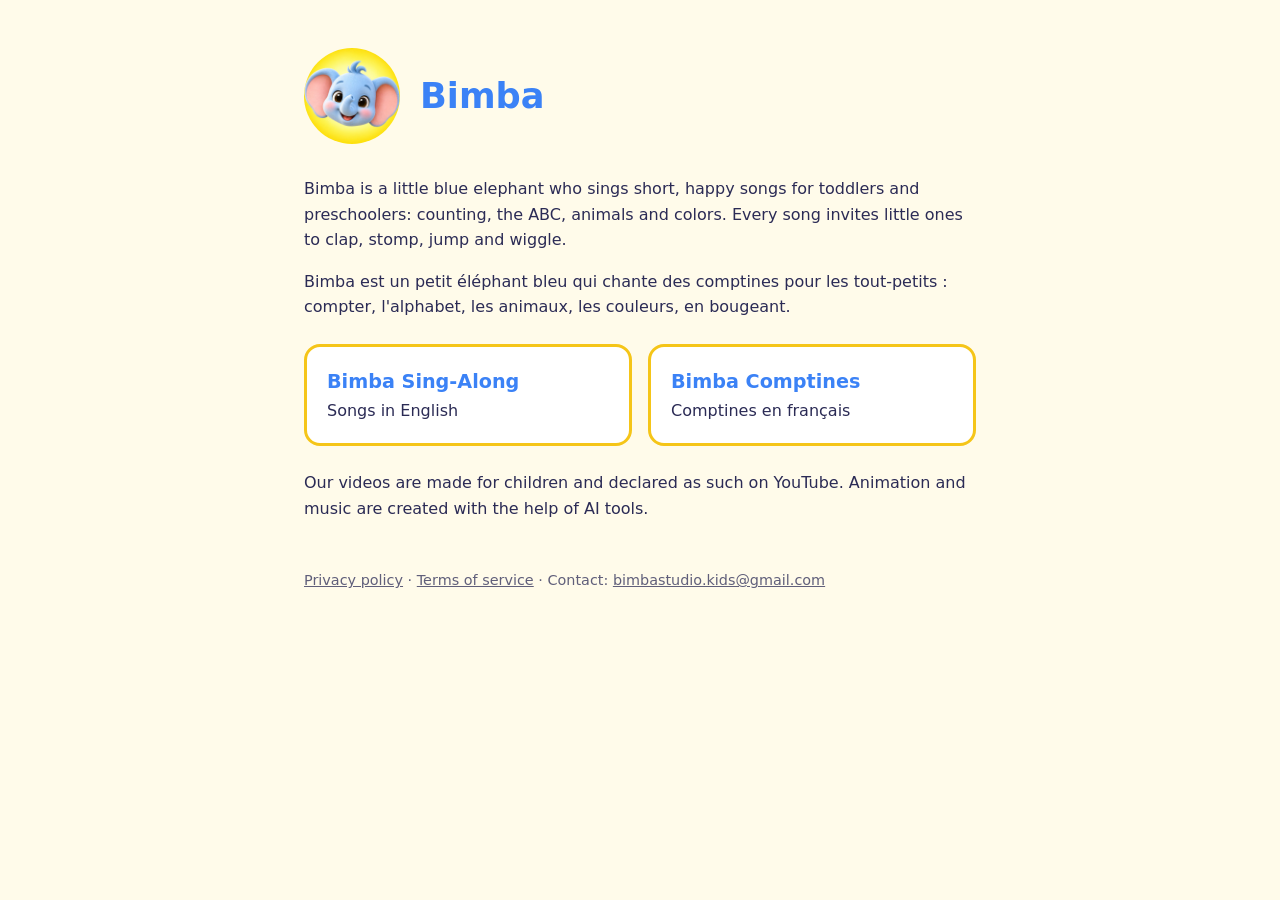
<file: index.html>
<!doctype html>
<html lang="en"><head><meta charset="utf-8"><meta name="viewport" content="width=device-width,initial-scale=1">
<title>Bimba — songs for toddlers</title><meta name="description" content="Bimba the little blue elephant sings counting songs, the ABC and animal songs for toddlers.">
<link rel="stylesheet" href="style.css"></head>
<body><main>
<header><img src="img/bimba.jpg" alt="Bimba the little blue elephant"><h1>Bimba</h1></header>
<p>Bimba is a little blue elephant who sings short, happy songs for toddlers and preschoolers: counting, the ABC, animals and colors. Every song invites little ones to clap, stomp, jump and wiggle.</p>
<p>Bimba est un petit éléphant bleu qui chante des comptines pour les tout-petits : compter, l'alphabet, les animaux, les couleurs, en bougeant.</p>
<div class="chaines">
<a href="https://www.youtube.com/@bimbasingalong"><strong>Bimba Sing-Along</strong>Songs in English</a>
<a href="https://www.youtube.com/@bimbacomptines"><strong>Bimba Comptines</strong>Comptines en français</a>
</div>
<p>Our videos are made for children and declared as such on YouTube. Animation and music are created with the help of AI tools.</p>
<footer><a href="privacy.html">Privacy policy</a> · <a href="terms.html">Terms of service</a> · Contact: <a href="mailto:bimbastudio.kids@gmail.com">bimbastudio.kids@gmail.com</a></footer>
</main></body></html>
</file>
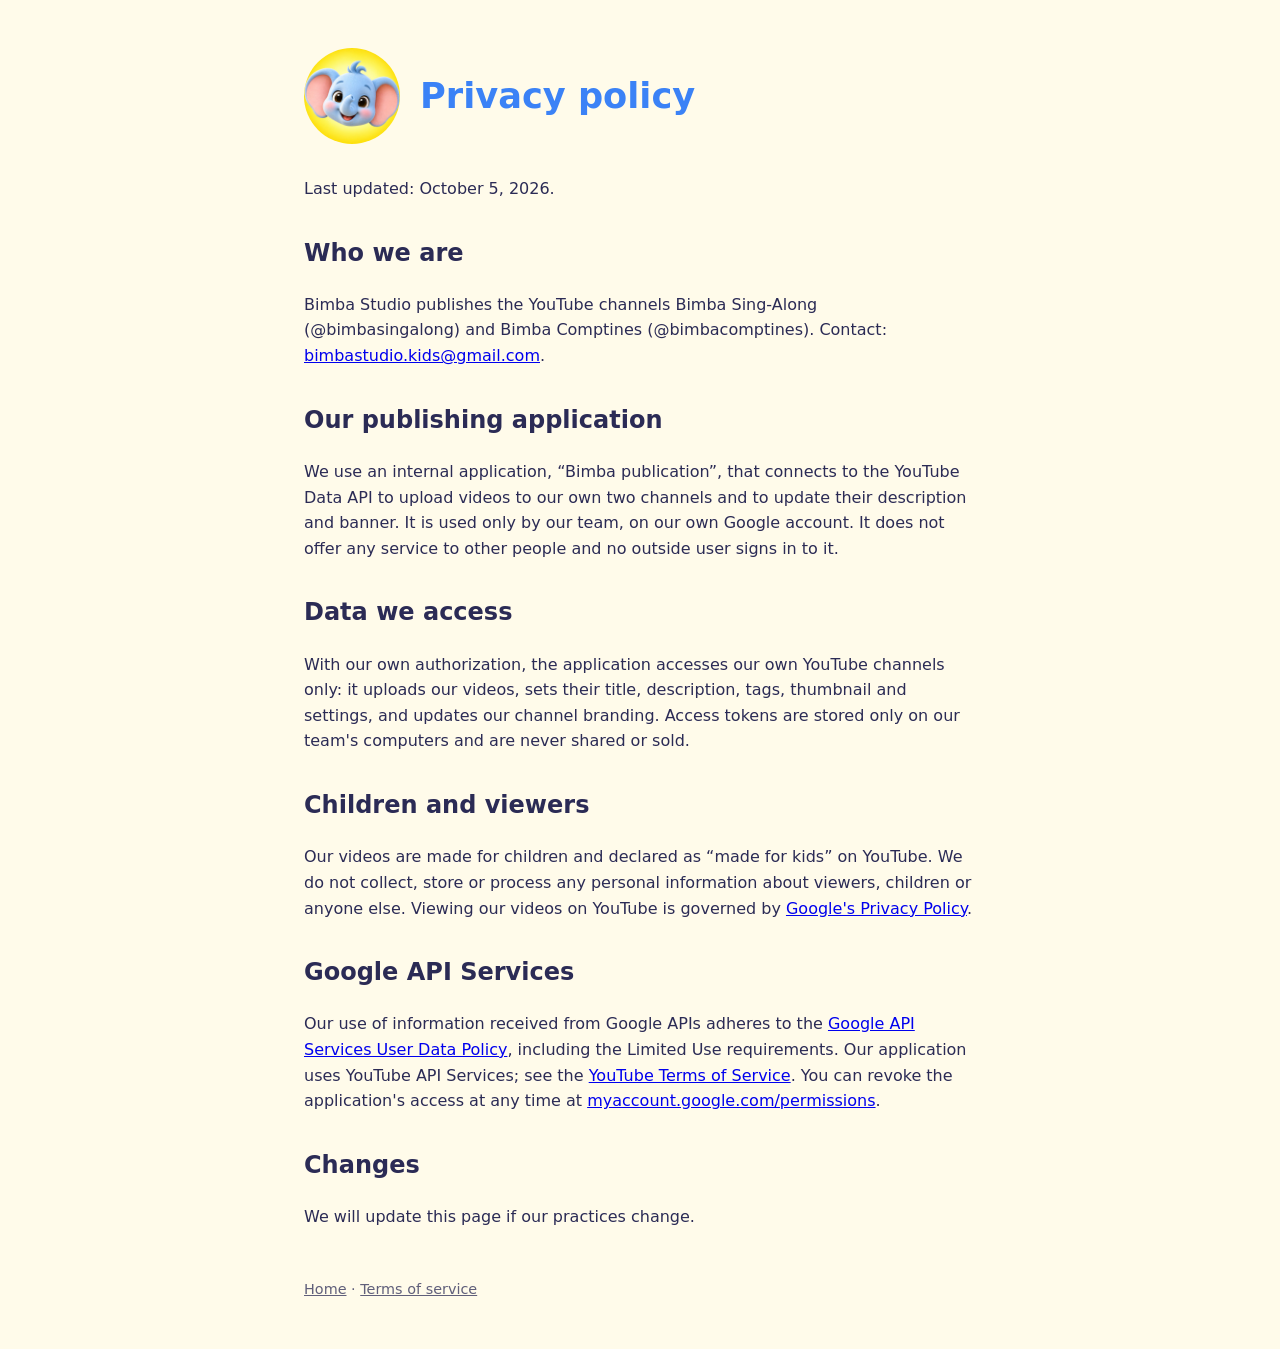
<file: privacy.html>
<!doctype html>
<html lang="en"><head><meta charset="utf-8"><meta name="viewport" content="width=device-width,initial-scale=1">
<title>Privacy policy — Bimba</title><link rel="stylesheet" href="style.css"></head>
<body><main>
<header><img src="img/bimba.jpg" alt="Bimba"><h1>Privacy policy</h1></header>
<p>Last updated: October 5, 2026.</p>
<h2>Who we are</h2>
<p>Bimba Studio publishes the YouTube channels Bimba Sing-Along (@bimbasingalong) and Bimba Comptines (@bimbacomptines). Contact: <a href="mailto:bimbastudio.kids@gmail.com">bimbastudio.kids@gmail.com</a>.</p>
<h2>Our publishing application</h2>
<p>We use an internal application, “Bimba publication”, that connects to the YouTube Data API to upload videos to our own two channels and to update their description and banner. It is used only by our team, on our own Google account. It does not offer any service to other people and no outside user signs in to it.</p>
<h2>Data we access</h2>
<p>With our own authorization, the application accesses our own YouTube channels only: it uploads our videos, sets their title, description, tags, thumbnail and settings, and updates our channel branding. Access tokens are stored only on our team's computers and are never shared or sold.</p>
<h2>Children and viewers</h2>
<p>Our videos are made for children and declared as “made for kids” on YouTube. We do not collect, store or process any personal information about viewers, children or anyone else. Viewing our videos on YouTube is governed by <a href="https://policies.google.com/privacy">Google's Privacy Policy</a>.</p>
<h2>Google API Services</h2>
<p>Our use of information received from Google APIs adheres to the <a href="https://developers.google.com/terms/api-services-user-data-policy">Google API Services User Data Policy</a>, including the Limited Use requirements. Our application uses YouTube API Services; see the <a href="https://www.youtube.com/t/terms">YouTube Terms of Service</a>. You can revoke the application's access at any time at <a href="https://myaccount.google.com/permissions">myaccount.google.com/permissions</a>.</p>
<h2>Changes</h2>
<p>We will update this page if our practices change.</p>
<footer><a href="index.html">Home</a> · <a href="terms.html">Terms of service</a></footer>
</main></body></html>
</file>
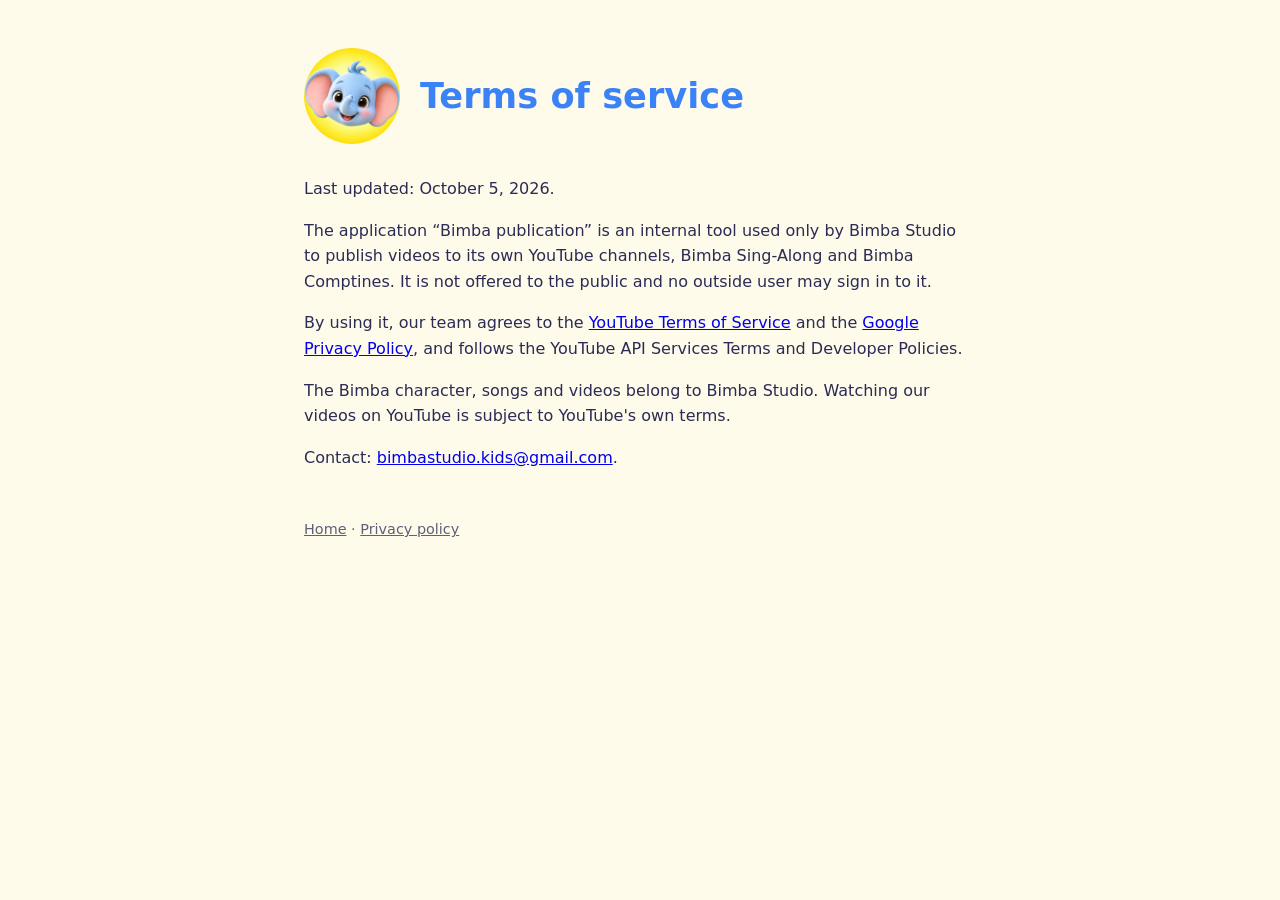
<file: terms.html>
<!doctype html>
<html lang="en"><head><meta charset="utf-8"><meta name="viewport" content="width=device-width,initial-scale=1">
<title>Terms of service — Bimba</title><link rel="stylesheet" href="style.css"></head>
<body><main>
<header><img src="img/bimba.jpg" alt="Bimba"><h1>Terms of service</h1></header>
<p>Last updated: October 5, 2026.</p>
<p>The application “Bimba publication” is an internal tool used only by Bimba Studio to publish videos to its own YouTube channels, Bimba Sing-Along and Bimba Comptines. It is not offered to the public and no outside user may sign in to it.</p>
<p>By using it, our team agrees to the <a href="https://www.youtube.com/t/terms">YouTube Terms of Service</a> and the <a href="https://policies.google.com/privacy">Google Privacy Policy</a>, and follows the YouTube API Services Terms and Developer Policies.</p>
<p>The Bimba character, songs and videos belong to Bimba Studio. Watching our videos on YouTube is subject to YouTube's own terms.</p>
<p>Contact: <a href="mailto:bimbastudio.kids@gmail.com">bimbastudio.kids@gmail.com</a>.</p>
<footer><a href="index.html">Home</a> · <a href="privacy.html">Privacy policy</a></footer>
</main></body></html>
</file>
<file: style.css>
:root{--bleu:#3b82f6;--jaune:#f5c518;--encre:#2b2b55;--fond:#fffbea}
*{box-sizing:border-box}body{margin:0;font-family:ui-rounded,"SF Pro Rounded","Nunito",system-ui,sans-serif;color:var(--encre);background:var(--fond);line-height:1.6}
main{max-width:720px;margin:0 auto;padding:48px 24px}
header{display:flex;align-items:center;gap:20px;margin-bottom:32px}
header img{width:96px;height:96px;border-radius:50%}
h1{font-size:2.2rem;margin:0;color:var(--bleu)}h2{margin-top:2rem}
.chaines{display:grid;grid-template-columns:1fr 1fr;gap:16px;margin:24px 0}
.chaines a{display:block;padding:20px;border-radius:16px;background:#fff;border:3px solid var(--jaune);text-decoration:none;color:var(--encre)}
.chaines strong{display:block;font-size:1.2rem;color:var(--bleu)}
footer{margin-top:48px;font-size:.9rem;opacity:.75}footer a{color:inherit}
@media (max-width:560px){.chaines{grid-template-columns:1fr}}
</file>
